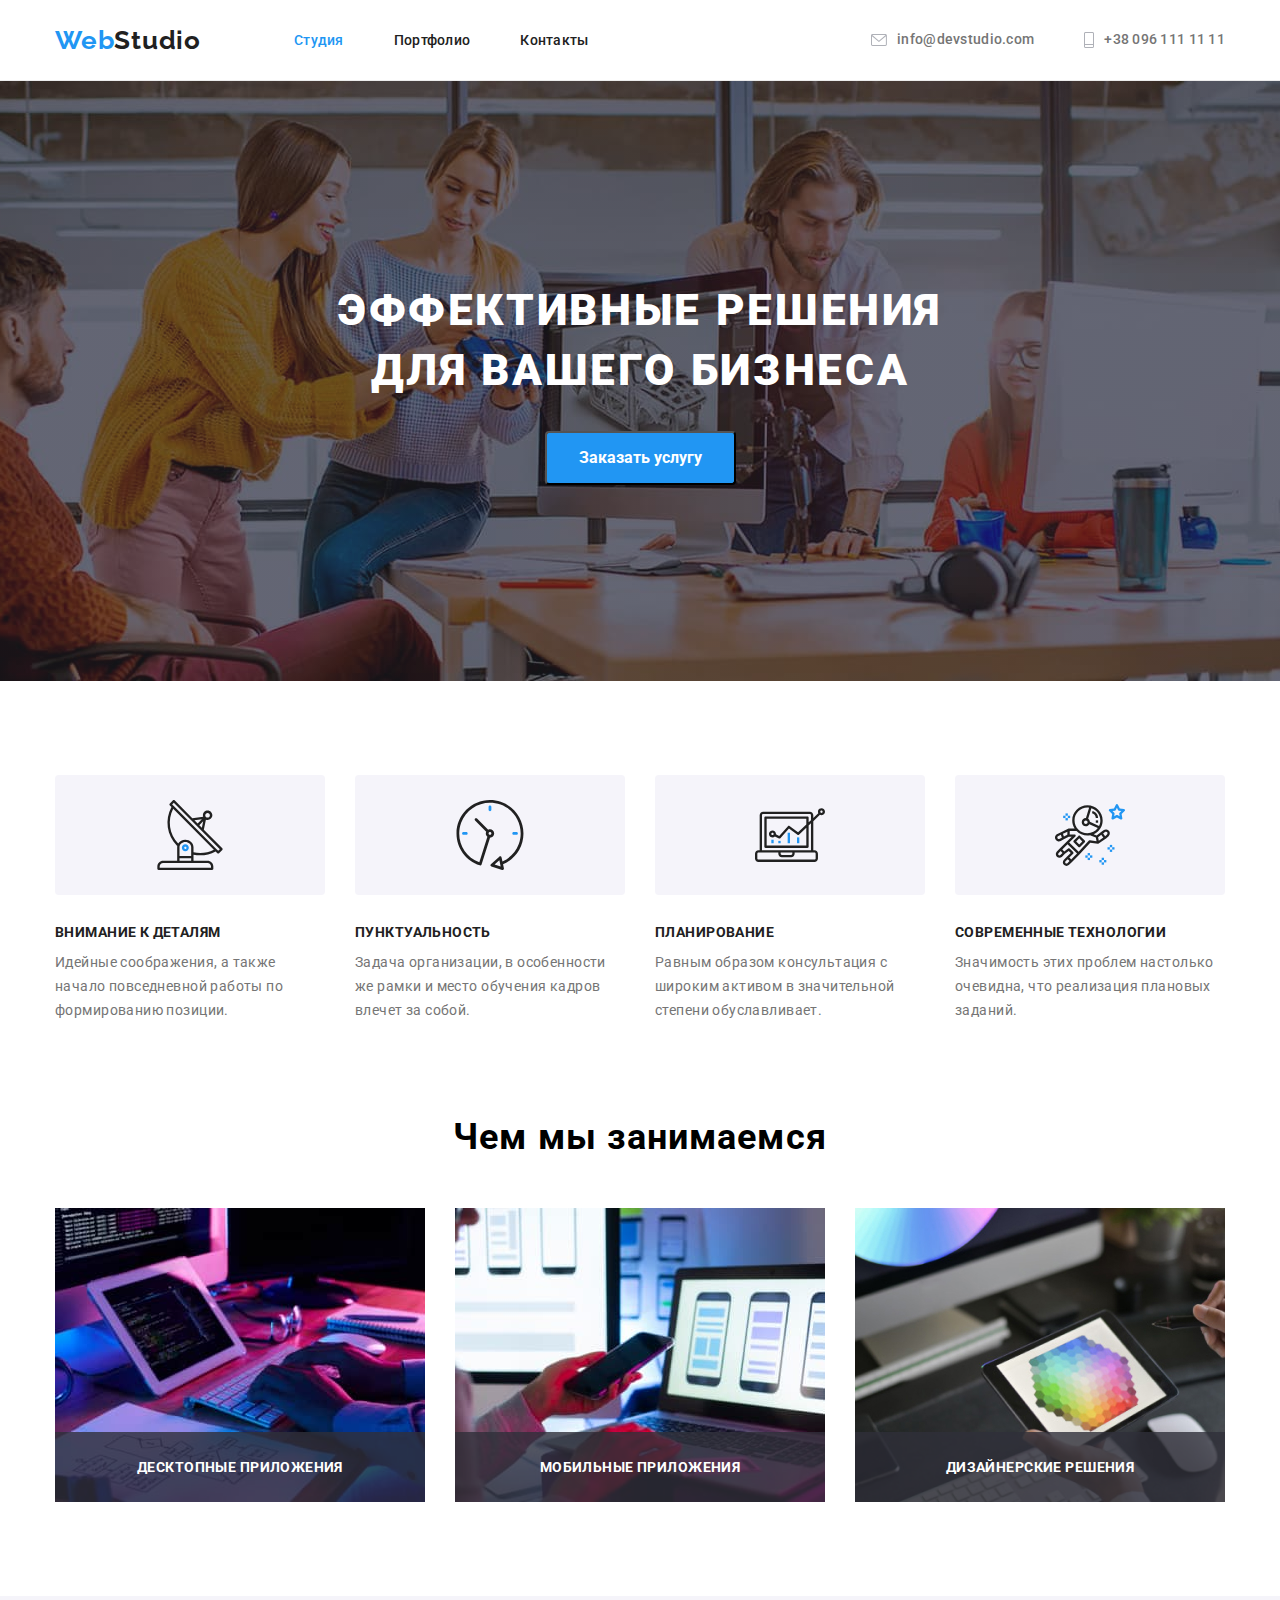
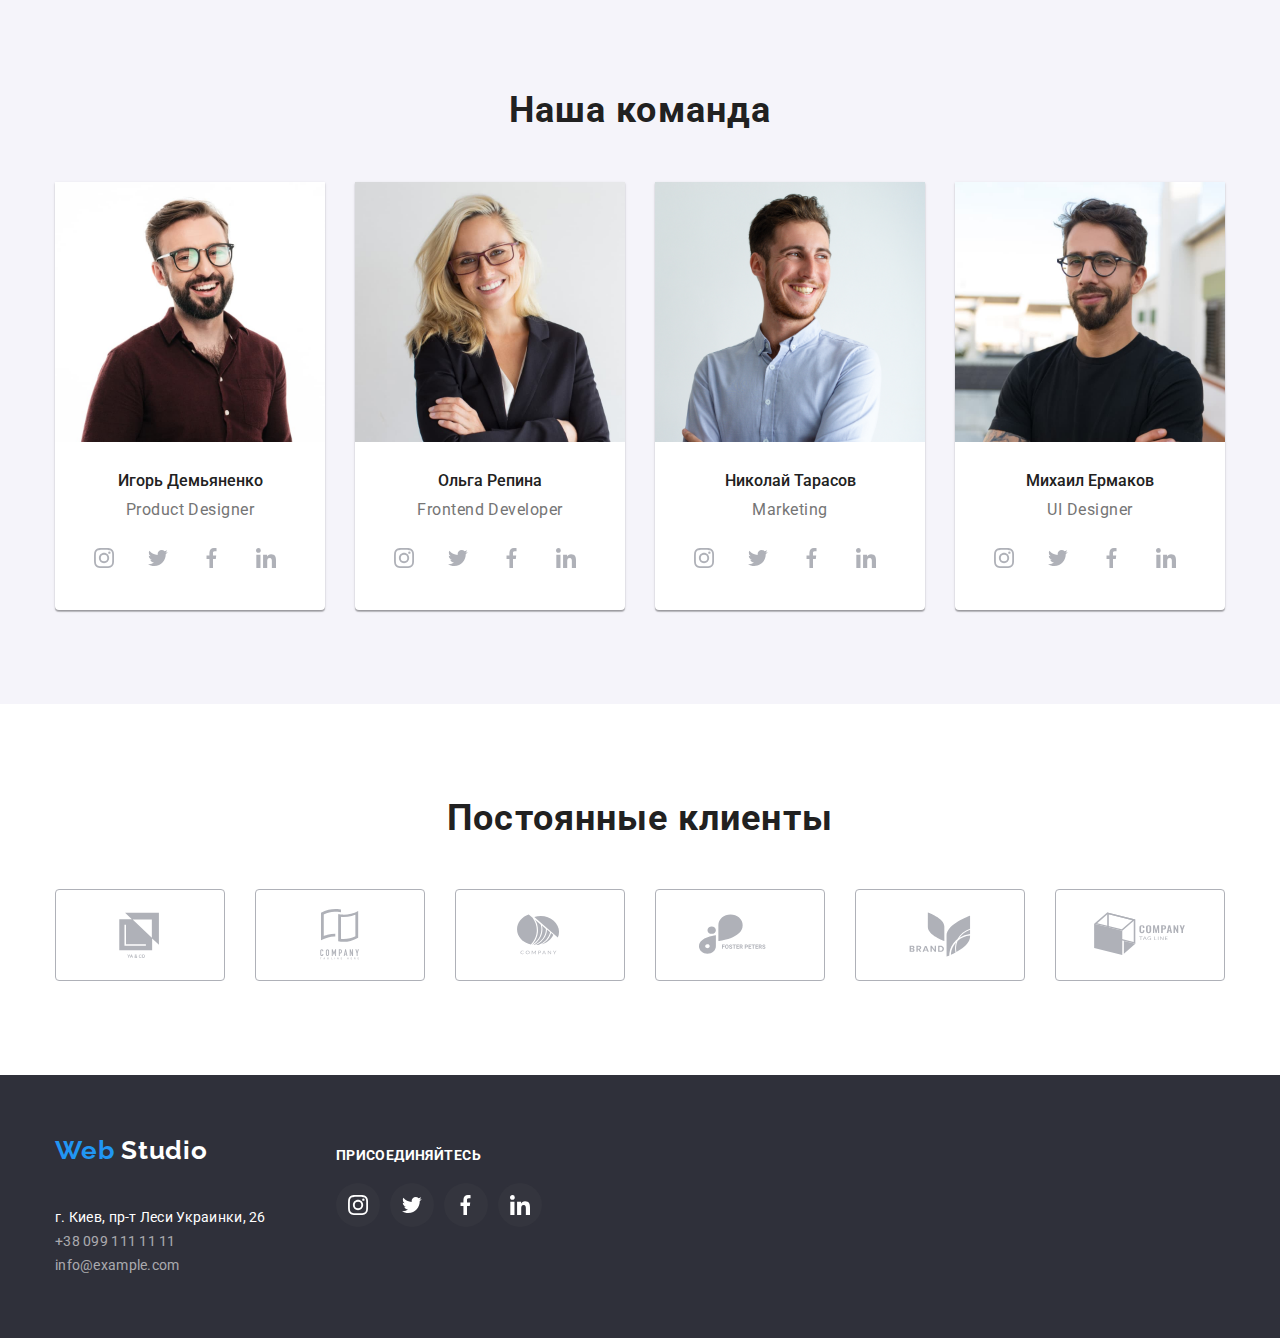
<file: index.html>
<!DOCTYPE html>
<html lang="ru">
  <head>
    <meta charset="UTF-8" />
    <meta http-equiv="X-UA-Compatible" content="IE=edge" />
    <meta name="viewport" content="width=device-width, initial-scale=1.0" />
    <title>Homework</title>
    <link rel="preconnect" href="https://fonts.googleapis.com" />
    <link rel="preconnect" href="https://fonts.gstatic.com" crossorigin />
    <link
      href="https://fonts.googleapis.com/css2?family=Raleway:wght@700&family=Roboto:wght@400;500;700;900&display=swap"
      rel="stylesheet"
    />
    <link
      href="https://fonts.googleapis.com/css2?family=Roboto:wght@400;500;700;900&display=swap"
      rel="stylesheet"
    />
    <link rel="preconnect" href="https://fonts.googleapis.com" />
    <link rel="preconnect" href="https://fonts.gstatic.com" crossorigin />
    <link
      href="https://fonts.googleapis.com/css2?family=Roboto:wght@400;500;700;900&display=swap"
      rel="stylesheet"
    />
    <link
      rel="stylesheet"
      href="https://cdnjs.cloudflare.com/ajax/libs/modern-normalize/1.1.0/modern-normalize.min.css"
    />
    <link rel="stylesheet" href="./css/styles.css" />
  </head>

  <body class="body">
    <!---------------------------- Хедер-------------------------- -->

    <header class="page-header">
      <div class="all-header container">
        <a class="logo-header" href="index.html">
          <span class="logo-main-color">Web</span
          ><span class="logo-second-color">Studio</span>
        </a>
        <nav>
          <ul class="nav-list">
            <li class="nav-link-item-current">
              <a class="header-menu-link current" href="">Студия</a>
            </li>
            <li class="nav-link-item">
              <a class="header-menu-link" href="./portfolio.html">Портфолио</a>
            </li>
            <li class="nav-link-item">
              <a class="header-menu-link" href="">Контакты</a>
            </li>
          </ul>
        </nav>
        <ul class="nav-contact-link list">
          <li class="contact mail">
            <a class="nav-contact-item" href="mailto:info@devstudio.com">
              <svg class="contact-pic">
                <use
                  class="contact-icon"
                  href="./images/symbol-defs.svg#icon-envelope"
                ></use>
              </svg>
              info@devstudio.com
            </a>
          </li>
          <li class="contact tel">
            <a class="nav-contact-item" href="tel:+380961111111">
              <svg class="contact-pic tel">
                <use
                  class="contact-icon"
                  href="./images/symbol-defs.svg#Vector"
                ></use>
              </svg>
              +38 096 111 11 11
            </a>
          </li>
        </ul>
      </div>
    </header>

    <!-- ------------------------Hero section--------------------------->
    <main>
      <section class="hero overlay">
        <div class="container">
          <h1 class="hero-title">Эффективные решения для вашего бизнеса</h1>
          <button data-modal-open class="hero-button" type="button">Заказать услугу</button>
        </div>
      </section>

      <!---------------------------преимущества --------------------------->

      <section class="advantages">
        <div class="container">
          <h2 class="our-power visually-hidden">преимущества</h2>
          <ul class="advantage-list">
            <li class="advantage-item details">
              <h3 class="item-title">ВНИМАНИЕ К ДЕТАЛЯМ</h3>
              <p class="item-text">
                Идейные соображения, а также начало повседневной работы по
                формированию позиции.
              </p>
            </li>
            <li class="advantage-item punctuality">
              <h3 class="item-title">ПУНКТУАЛЬНОСТЬ</h3>
              <p class="item-text">
                Задача организации, в особенности же рамки и место обучения
                кадров влечет за собой.
              </p>
            </li>
            <li class="advantage-item planning">
              <h3 class="item-title">ПЛАНИРОВАНИЕ</h3>
              <p class="item-text">
                Равным образом консультация с широким активом в значительной
                степени обуславливает.
              </p>
            </li>
            <li class="advantage-item technologies">
              <h3 class="item-title">СОВРЕМЕННЫЕ ТЕХНОЛОГИИ</h3>
              <p class="item-text">
                Значимость этих проблем настолько очевидна, что реализация
                плановых заданий.
              </p>
            </li>
          </ul>
        </div>
      </section>

      <!------------------------ Чем мы занимаемся ------------------------>

      <section class="whatwedo-section">
        <div class="container">
          <h2 class="whatwedo">Чем мы занимаемся</h2>
          <ul class="whatwedo-list">
            <li class="whatwedo-item">
              <img
                src="./images/img(1).jpg"
                alt="преимущество1"
                width="370"
                height="294"
              />
              <p class="image-text">десктопные приложения</p>
            </li>
            <li class="whatwedo-item">
              <img
                src="./images/img(2).jpg"
                alt="преимущество2"
                width="370"
                height="294"
              />
              <p class="image-text">мобильные приложения</p>
            </li>
            <li class="whatwedo-item">
              <img
                src="./images/img.jpg"
                alt="преимущество3"
                width="370"
                height="294"
              />
              <p class="image-text">дизайнерские решения</p>
            </li>
          </ul>
        </div>
      </section>
      <!-------------------------- наша команда -------------------------->

      <section class="team">
        <div class="container">
          <h2 class="our-team">Наша команда</h2>
          <ul class="team-list">
            <li class="team-person-card">
              <img
                src="./images/teampic1.jpg"
                alt="team member1"
                width="270"
                height="260"
              />
              <div>
                <h3 class="member">Игорь Демьяненко</h3>
                <p class="member-proffesion">Product Designer</p>
                <ul class="soc-pics">
                  <li class="soc-pic instagram">
                    <a href="#" class="sp-button">
                      <svg class="sp-button-icon">
                        <use
                          href="./images/symbol-defs.svg#icon-instagram"
                        ></use>
                      </svg>
                    </a>
                  </li>
                  <li class="soc-pic twitter">
                    <a href="#" class="sp-button">
                      <svg class="sp-button-icon">
                        <use href="./images/symbol-defs.svg#icon-twitter"></use>
                      </svg>
                    </a>
                  </li>
                  <li class="soc-pic facebook">
                    <a href="#" class="sp-button">
                      <svg class="sp-button-icon">
                        <use
                          href="./images/symbol-defs.svg#icon-facebook"
                        ></use>
                      </svg>
                    </a>
                  </li>
                  <li class="soc-pic linkedin">
                    <a href="#" class="sp-button">
                      <svg class="sp-button-icon">
                        <use
                          href="./images/symbol-defs.svg#icon-linkedin"
                        ></use>
                      </svg>
                    </a>
                  </li>
                </ul>
              </div>
            </li>
            <li class="team-person-card">
              <img
                src="./images/teampic2.jpg"
                alt="team member2"
                width="270"
                height="260"
              />
              <div>
                <h3 class="member">Ольга Репина</h3>
                <p class="member-proffesion">Frontend Developer</p>
                <ul class="soc-pics">
                  <li class="soc-pic instagram">
                    <a href="#" class="sp-button">
                      <svg class="sp-button-icon">
                        <use
                          href="./images/symbol-defs.svg#icon-instagram"
                        ></use>
                      </svg>
                    </a>
                  </li>
                  <li class="soc-pic twitter">
                    <a href="#" class="sp-button">
                      <svg class="sp-button-icon">
                        <use href="./images/symbol-defs.svg#icon-twitter"></use>
                      </svg>
                    </a>
                  </li>
                  <li class="soc-pic facebook">
                    <a href="#" class="sp-button">
                      <svg class="sp-button-icon">
                        <use
                          href="./images/symbol-defs.svg#icon-facebook"
                        ></use>
                      </svg>
                    </a>
                  </li>
                  <li class="soc-pic linkedin">
                    <a href="#" class="sp-button">
                      <svg class="sp-button-icon">
                        <use
                          href="./images/symbol-defs.svg#icon-linkedin"
                        ></use>
                      </svg>
                    </a>
                  </li>
                </ul>
              </div>
            </li>
            <li class="team-person-card">
              <img
                src="./images/teampic3.jpg"
                alt="team member3"
                width="270"
                height="260"
              />
              <div>
                <h3 class="member">Николай Тарасов</h3>
                <p class="member-proffesion">Marketing</p>
                <ul class="soc-pics">
                  <li class="soc-pic instagram">
                    <a href="#" class="sp-button">
                      <svg class="sp-button-icon">
                        <use
                          href="./images/symbol-defs.svg#icon-instagram"
                        ></use>
                      </svg>
                    </a>
                  </li>
                  <li class="soc-pic twitter">
                    <a href="#" class="sp-button">
                      <svg class="sp-button-icon">
                        <use href="./images/symbol-defs.svg#icon-twitter"></use>
                      </svg>
                    </a>
                  </li>
                  <li class="soc-pic facebook">
                    <a href="#" class="sp-button">
                      <svg class="sp-button-icon">
                        <use
                          href="./images/symbol-defs.svg#icon-facebook"
                        ></use>
                      </svg>
                    </a>
                  </li>
                  <li class="soc-pic linkedin">
                    <a href="#" class="sp-button">
                      <svg class="sp-button-icon">
                        <use
                          href="./images/symbol-defs.svg#icon-linkedin"
                        ></use>
                      </svg>
                    </a>
                  </li>
                </ul>
              </div>
            </li>
            <li class="team-person-card">
              <img
                src="./images/teampic.jpg"
                alt="team member4"
                width="270"
                height="260"
              />
              <div>
                <h3 class="member">Михаил Ермаков</h3>
                <p class="member-proffesion">UI Designer</p>
                <ul class="soc-pics">
                  <li class="soc-pic instagram">
                    <a href="#" class="sp-button">
                      <svg class="sp-button-icon">
                        <use
                          href="./images/symbol-defs.svg#icon-instagram"
                        ></use>
                      </svg>
                    </a>
                  </li>
                  <li class="soc-pic twitter">
                    <a href="#" class="sp-button">
                      <svg class="sp-button-icon">
                        <use href="./images/symbol-defs.svg#icon-twitter"></use>
                      </svg>
                    </a>
                  </li>
                  <li class="soc-pic facebook">
                    <a href="#" class="sp-button">
                      <svg class="sp-button-icon">
                        <use
                          href="./images/symbol-defs.svg#icon-facebook"
                        ></use>
                      </svg>
                    </a>
                  </li>
                  <li class="soc-pic linkedin">
                    <a href="#" class="sp-button">
                      <svg class="sp-button-icon">
                        <use
                          href="./images/symbol-defs.svg#icon-linkedin"
                        ></use>
                      </svg>
                    </a>
                  </li>
                </ul>
              </div>
            </li>
          </ul>
        </div>
      </section>

      <!--------------------------- ПОСТОЯННЫЕ КЛИЕНТЫ------------------------- -->
      <section class="usually-clients">
        <div class="container">
          <h2 class="clients-title">Постоянные клиенты</h2>
          <ul class="clients-list">
            <li class="client first">
              <a class="client-image" href="#">
                <svg class="client-pic">
                  <use
                    class="client-icon"
                    href="./images/symbol-defs.svg#icon-Logo1"
                  ></use>
                </svg>
              </a>
            </li>
            <li class="client second">
              <a class="client-image" href="#">
                <svg class="client-pic">
                  <use
                    class="client-icon"
                    href="./images/symbol-defs.svg#icon-Logo-2"
                  ></use>
                </svg>
              </a>
            </li>
            <li class="client third">
              <a class="client-image" href="#">
                <svg class="client-pic">
                  <use
                    class="client-icon"
                    href="./images/symbol-defs.svg#icon-Logo-3"
                  ></use>
                </svg>
              </a>
            </li>
            <li class="client fourth">
              <a class="client-image" href="#">
                <svg class="client-pic">
                  <use
                    class="client-icon"
                    href="./images/symbol-defs.svg#icon-Logo-4"
                  ></use>
                </svg>
              </a>
            </li>
            <li class="client fifth">
              <a class="client-image" href="#">
                <svg class="client-pic">
                  <use
                    class="client-icon"
                    href="./images/symbol-defs.svg#icon-Logo-5"
                  ></use>
                </svg>
              </a>
            </li>
            <li class="client sixth">
              <a class="client-image" href="#">
                <svg class="client-pic">
                  <use
                    class="client-icon"
                    href="./images/symbol-defs.svg#icon-Logo-6"
                  ></use>
                </svg>
              </a>
            </li>
          </ul>
        </div>
      </section>

      <!--------------------------- Модальное окно------------------------- -->

      <div data-modal class="backdrop is-hidden">
        <div class="modal">
<p>Lorem ipsum dolor sit amet consectetur adipisicing elit. Ad molestias perferendis iusto commodi assumenda praesentium, temporibus sunt enim neque nihil culpa ipsum incidunt fuga inventore? Saepe, deleniti? Quibusdam, saepe veniam.
</p>
<button data-modal-close>ЗАКРЫТЬ</button>
        </div>


      </div>
    </main>
    <!------------------------------FOOTER------------------------------->

    <footer class="footer">
      <div class="container footer-elements">
      <div>
          <address class="footer-links">
            <a class="logo-footer" href="#">
              <span class="logo-main-color">Web</span>
              <span class="logo-footer-color">Studio</span>
            </a>
            <ul class="list">
              <li>
                <a
                  class="adress"
                  href="https://goo.gl/maps/nL18BeyxgCE3N7YV7"
                  target="blank"
                  rel="noopener noindex nofollow"
                  >г. Киев, пр-т Леси Украинки, 26</a
                >
              </li>
              <li>
                <a class="contact-links" href="tel:+380991111111"
                  >+38 099 111 11 11</a
                >
              </li>
              <li>
                <a class="contact-links" href="mailto:info@example.com"
                  >info@example.com</a
                >
              </li>
            </ul>
          </address>
        </div>

          <div class="footer-soc-links">
            <h2>присоединяйтесь</h2>
            <ul class="footer-social">
              <li class="soc-footer instagram">
                <a href="#" class="footer-soc-link">
                  <svg class="footer-svg">
                    <use
                      class="footer-soc-pic"
                      href="./images/symbol-defs.svg#icon-instagram"
                    ></use>
                  </svg>
                </a>
              </li>
              <li class="soc-footer twitter">
                <a href="#" class="footer-soc-link">
                  <svg class="footer-svg">
                    <use
                      class="footer-soc-pic"
                      href="./images/symbol-defs.svg#icon-twitter"
                    ></use>
                  </svg>
                </a>
              </li>
              <li class="soc-footer facebook">
                <a href="#" class="footer-soc-link">
                  <svg class="footer-svg">
                    <use
                      class="footer-soc-pic"
                      href="./images/symbol-defs.svg#icon-facebook"
                    ></use>
                  </svg>
                </a>
              </li>
              <li class="soc-footer linkedin">
                <a href="#" class="footer-soc-link">
                  <svg class="footer-svg">
                    <use
                      class="footer-soc-pic"
                      href="./images/symbol-defs.svg#icon-linkedin"
                    ></use>
                  </svg>
                </a>
              </li>
            </ul>
          </div>
        </div>
      </div>
    </footer>
    <script src="./js/modal.js"></script>
  </body> 
</html>
</file>
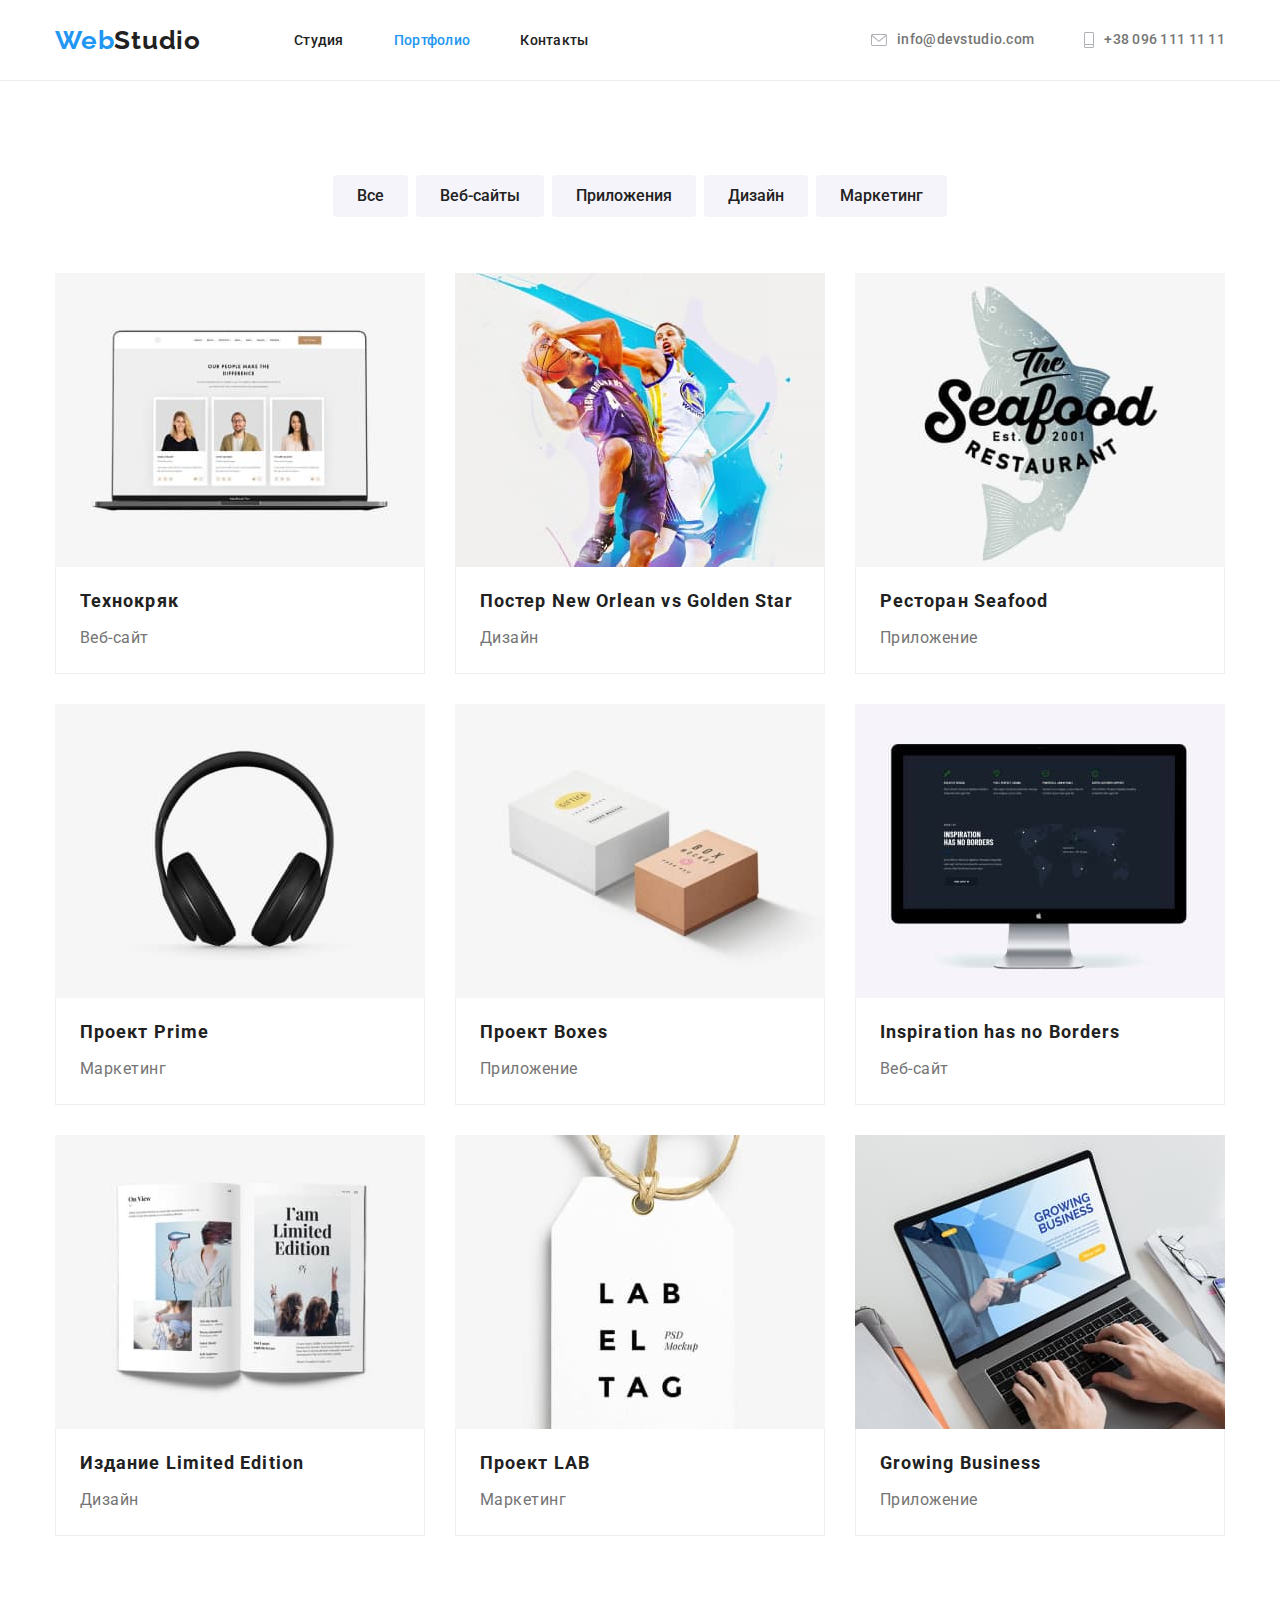
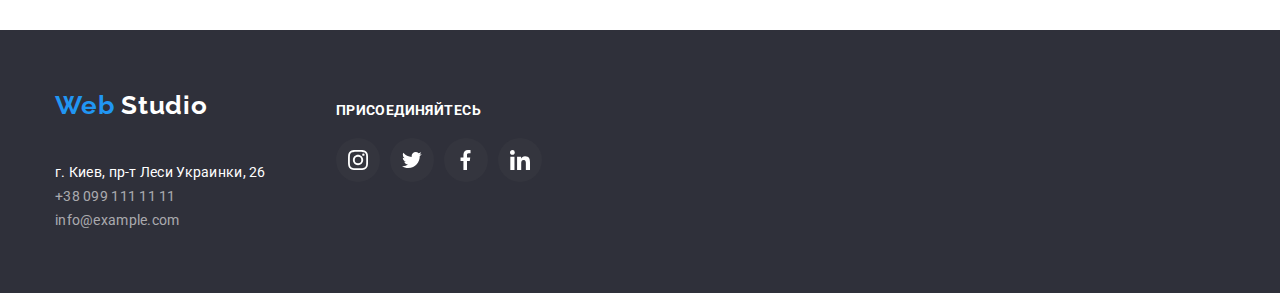
<file: portfolio.html>
<!DOCTYPE html>
<html lang="ru">
  <head>
    <meta charset="UTF-8" />
    <meta http-equiv="X-UA-Compatible" content="IE=edge" />
    <meta name="viewport" content="width=device-width, initial-scale=1.0" />
    <title>Portfolio</title>
    <link rel="preconnect" href="https://fonts.googleapis.com" />
    <link rel="preconnect" href="https://fonts.gstatic.com" crossorigin />
    <link
      href="https://fonts.googleapis.com/css2?family=Raleway:wght@700&family=Roboto:wght@400;500;700;900&display=swap"
      rel="stylesheet"
    />
    <link
      href="https://fonts.googleapis.com/css2?family=Roboto:wght@400;500;700;900&display=swap"
      rel="stylesheet"
    />
    <link rel="preconnect" href="https://fonts.googleapis.com" />
    <link rel="preconnect" href="https://fonts.gstatic.com" crossorigin />
    <link
      href="https://fonts.googleapis.com/css2?family=Roboto:wght@400;500;700;900&display=swap"
      rel="stylesheet"
    />
    <link
      rel="stylesheet"
      href="https://cdnjs.cloudflare.com/ajax/libs/modern-normalize/1.1.0/modern-normalize.min.css"
    />
    <link rel="stylesheet" href="./css/styles.css" />
  </head>

  <body class="body">
    <!----------------------------- Хедер ----------------------------->

    <header class="page-header">
      <div class="container">
        <a class="logo-header" href="index.html">
          <span>Web</span><span class="logo-second-color">Studio</span>
        </a>
        <nav class="nav-ul">
          <ul class="nav-list list">
            <li class="nav-link-item">
              <a class="header-menu-link" href="./index.html">Студия</a>
            </li>
            <li class="nav-link-item-current">
              <a class="header-menu-link current" href="./portfolio.html"
                >Портфолио</a
              >
            </li>
            <li class="nav-link-item">
              <a class="header-menu-link" href="">Контакты</a>
            </li>
          </ul>
        </nav>
        <ul class="nav-contact-link list">
          <li class="contact mail">
            <a class="nav-contact-item" href="mailto:info@devstudio.com">
              <svg class="contact-pic">
                <use
                  class="contact-icon"
                  href="./images/symbol-defs.svg#icon-envelope"
                ></use>
              </svg>
              info@devstudio.com
            </a>
          </li>
          <li class="contact tel">
            <a class="nav-contact-item" href="tel:+380961111111">
              <svg class="contact-pic tel">
                <use
                  class="contact-icon"
                  href="./images/symbol-defs.svg#Vector"
                ></use>
              </svg>
              +38 096 111 11 11
            </a>
          </li>
        </ul>
      </div>
    </header>

    <main>
      <!--------------------------- PORTFOLIO--------------------------->
      <section class="portfolio-section">
        <div class="container">
          <ul class="portfolio-list">
            <li class="portfolio-buttons-list">
              <button type="button" class="portfolio-buttons">Все</button>
            </li>
            <li class="portfolio-buttons-list">
              <button type="button" class="portfolio-buttons">Веб-сайты</button>
            </li>
            <li class="portfolio-buttons-list">
              <button type="button" class="portfolio-buttons">
                Приложения
              </button>
            </li>
            <li class="portfolio-buttons-list">
              <button type="button" class="portfolio-buttons">Дизайн</button>
            </li>
            <li class="portfolio-buttons-list">
              <button type="button" class="portfolio-buttons">Маркетинг</button>
            </li>
          </ul>

<!-- ---------------------Портфолио кардс--------------------- -->

          <ul class="portfolio-cards">
            <li class="item">
              <a href="#" class="portfolio-link">
                <div class="product-thumb-center">
               <div class="product-thumb">
                <img
                  class="port-img"
                  src="./images/Portfolio1.jpg"
                  alt="Portfolio1"
                  width="370"
                  height="294"
                />
              </div>
            </div>
                <p class="overlay-text">Ресурс предлагает комплексные предложения с разным уровнем функционала и сервисов. Все это позволит посетителю получить исчерпывающие сведения о компании или частном лице.</p>
                <div class="portfolio-text">
                  <h3 class="uniqe-case">Технокряк</h3>
                  <p class="uniqe-case-topic">Веб-сайт</p>
                </div>
              </a>
            </li>

            <li class="item">
              <a href="" class="portfolio-link">
                <div class="product-thumb">
                <img
                  class="port-img"
                  src="./images/Portfolio2.jpg"
                  alt="Portfolio2"
                  width="370"
                  height="294"
                />
              </div>
              <p class="overlay-text">Ресурс предлагает комплексные предложения с разным уровнем функционала и сервисов. Все это позволит посетителю получить исчерпывающие сведения о компании или частном лице.</p>
                <div class="portfolio-text">
                  <h3 class="uniqe-case">Постер New Orlean vs Golden Star</h3>
                  <p class="uniqe-case-topic">Дизайн</p>
                </div>
              </a>
            </li>

            <li class="item">
              <a href="" class="portfolio-link">
                <div class="product-thumb">
                <img
                  class="port-img"
                  src="./images/Portfolio3.jpg"
                  alt="Portfolio3"
                  width="370"
                  height="294"
                />
              </div>
              <p class="overlay-text">Ресурс предлагает комплексные предложения с разным уровнем функционала и сервисов. Все это позволит посетителю получить исчерпывающие сведения о компании или частном лице.</p>
                <div class="portfolio-text">
                  <h3 class="uniqe-case">Ресторан Seafood</h3>
                  <p class="uniqe-case-topic">Приложение</p>
                </div>
              </a>
            </li>

            <li class="item">
              <a href="" class="portfolio-link">
                <div class="product-thumb">
                <img
                  class="port-img"
                  src="./images/Portfolio4.jpg"
                  alt="Portfolio4"
                  width="370"
                  height="294"
                />
              </div>
              <p class="overlay-text">Ресурс предлагает комплексные предложения с разным уровнем функционала и сервисов. Все это позволит посетителю получить исчерпывающие сведения о компании или частном лице.</p>
                <div class="portfolio-text">
                  <h3 class="uniqe-case">Проект Prime</h3>
                  <p class="uniqe-case-topic">Маркетинг</p>
                </div>
              </a>
            </li>

            <li class="item">
              <a href="" class="portfolio-link">
                <div class="product-thumb">
                <img
                  class="port-img"
                  src="./images/Portfolio5.jpg"
                  alt="Portfolio5"
                  width="370"
                  height="294"
                />
              </div>
              <p class="overlay-text">Ресурс предлагает комплексные предложения с разным уровнем функционала и сервисов. Все это позволит посетителю получить исчерпывающие сведения о компании или частном лице.</p>
                <div class="portfolio-text">
                  <h3 class="uniqe-case">Проект Boxes</h3>
                  <p class="uniqe-case-topic">Приложение</p>
                </div>
              </a>
            </li>

            <li class="item">
              <a href="" class="portfolio-link">
                <div class="product-thumb">
                <img
                  class="port-img"
                  src="./images/Portfolio6.jpg"
                  alt="Portfolio6"
                  width="370"
                  height="294"
                />
              </div>
              <p class="overlay-text">Ресурс предлагает комплексные предложения с разным уровнем функционала и сервисов. Все это позволит посетителю получить исчерпывающие сведения о компании или частном лице.</p>
                <div class="portfolio-text">
                  <h3 class="uniqe-case">Inspiration has no Borders</h3>
                  <p class="uniqe-case-topic">Веб-сайт</p>
                </div>
              </a>
            </li>

            <li class="item">
              <a href="" class="portfolio-link">
                <div class="product-thumb">
                <img
                  class="port-img"
                  src="./images/Portfolio7.jpg"
                  alt="Portfolio7"
                  width="370"
                  height="294"
                />
              </div>
              <p class="overlay-text">Ресурс предлагает комплексные предложения с разным уровнем функционала и сервисов. Все это позволит посетителю получить исчерпывающие сведения о компании или частном лице.</p>
                <div class="portfolio-text">
                  <h3 class="uniqe-case">Издание Limited Edition</h3>
                  <p class="uniqe-case-topic">Дизайн</p>
                </div>
              </a>
            </li>

            <li class="item">
              <a href="" class="portfolio-link">
                <div class="product-thumb">
                <img
                  class="port-img"
                  src="./images/Portfolio8.jpg"
                  alt="Portfolio8"
                  width="370"
                  height="294"
                />
              </div>
              <p class="overlay-text">Ресурс предлагает комплексные предложения с разным уровнем функционала и сервисов. Все это позволит посетителю получить исчерпывающие сведения о компании или частном лице.</p>
                <div class="portfolio-text">
                  <h3 class="uniqe-case">Проект LAB</h3>
                  <p class="uniqe-case-topic">Маркетинг</p>
                </div>
              </a>
            </li>

            <li class="item">
              <a href="" class="portfolio-link">
                <div class="product-thumb">
                <img
                  class="port-img"
                  src="./images/Portfolio9.jpg"
                  alt="Portfolio9"
                  width="370"
                  height="294"
                />
              </div>
              <p class="overlay-text">Ресурс предлагает комплексные предложения с разным уровнем функционала и сервисов. Все это позволит посетителю получить исчерпывающие сведения о компании или частном лице.</p>
                <div class="portfolio-text">
                  <h3 class="uniqe-case">Growing Business</h3>
                  <p class="uniqe-case-topic">Приложение</p>
                </div>
              </a>
            </li>
          </ul>
        </div>
      </section>
    </main>

    <!-----------------------------ФУТЕР---------------------------->

    <footer class="footer">
      <div class="container">
        <div class="footer-elements">
          <address class="footer-links">
            <a class="logo-footer" href="#">
              <span class="logo-main-color">Web</span>
              <span class="logo-footer-color">Studio</span>
            </a>
            <ul class="list">
              <li>
                <a
                  class="adress"
                  href="https://goo.gl/maps/nL18BeyxgCE3N7YV7"
                  target="blank"
                  rel="noopener noindex nofollow"
                  >г. Киев, пр-т Леси Украинки, 26</a
                >
              </li>
              <li>
                <a class="contact-links" href="tel:+380991111111"
                  >+38 099 111 11 11</a
                >
              </li>
              <li>
                <a class="contact-links" href="mailto:info@example.com"
                  >info@example.com</a
                >
              </li>
            </ul>
          </address>

          <div class="footer-soc-links">
            <h2>присоединяйтесь</h2>
            <ul class="footer-social">
              <li class="soc-footer instagram">
                <a href="#" class="footer-soc-link">
                  <svg class="footer-svg">
                    <use
                      class="footer-soc-pic"
                      href="./images/symbol-defs.svg#icon-instagram"
                    ></use>
                  </svg>
                </a>
              </li>
              <li class="soc-footer twitter">
                <a href="#" class="footer-soc-link">
                  <svg class="footer-svg">
                    <use
                      class="footer-soc-pic"
                      href="./images/symbol-defs.svg#icon-twitter"
                    ></use>
                  </svg>
                </a>
              </li>
              <li class="soc-footer facebook">
                <a href="#" class="footer-soc-link">
                  <svg class="footer-svg">
                    <use
                      class="footer-soc-pic"
                      href="./images/symbol-defs.svg#icon-facebook"
                    ></use>
                  </svg>
                </a>
              </li>
              <li class="soc-footer linkedin">
                <a href="#" class="footer-soc-link">
                  <svg class="footer-svg">
                    <use
                      class="footer-soc-pic"
                      href="./images/symbol-defs.svg#icon-linkedin"
                    ></use>
                  </svg>
                </a>
              </li>
            </ul>
          </div>
        </div>
      </div>
    </footer>
  </body>
</html>
</file>
<file: css/styles.css>
.html {
  box-sizing: border-box;
  width: 1600px;
}
/* *,
*::before,
*::after{box-sizing: inherit;} */
.main {
  width: 1600px;
}
/* main text colour */
:root {
  --primary-text-colour: #212121;
  --hero-colour: #ffffff;
  --secondary-text-colour: #757575;
  --accent-colourbackground: #2196f3;
  --backgr-alt-color: #f5f4fa;
}
/* BODY */
.body {
  font-family: Roboto, sans-serif;
}

.list {
  display: flex;
  list-style: none;
  padding: 0;
  margin-top: 32px;
  margin-right: 0;
  padding-right: 0;

  font-family: "Roboto";
  font-weight: 500;
  font-size: 14px;
  line-height: 114.2%;
  letter-spacing: 0.02em;
  color: var(--primary-text-colour);
}

.container {
  margin-left: auto;
  margin-right: auto;
  padding-right: 15px;
  padding-left: 15px;
  width: 1200px;
}

----------- /* Хедер */------------------


.nav-list:last-child {
  padding-top: 32px;
  padding-bottom: 32px;
}
.nav-link-item:last-child {
  margin-right: 0;
}

.nav-lis:last-child {
  margin-right: 0;
}

.page-header {
  border-bottom: 1px solid #ececec;
}

.page-header .container {
  display: inline-block;
  display: flex;
  align-items: center;
}

.logo-header {
  display: inline-block;
  margin-right: 93px;

  font-family: "Raleway";
  font-weight: 700;
  font-size: 26px;
  line-height: 119.2%;
  letter-spacing: 0.03em;
  color: #2196f3;
  text-decoration: none;
}
.logo-header:hover,
.logo-header:focus {
  text-decoration: underline;
}

.logo-second-color {
  color: var(--primary-text-colour);
}

.nav-list {
  display: block;
  display: flex;
  margin-top: 0;
  margin-bottom: 0;
  margin-left: 0;
  align-items: center;
  text-align: center;
  padding-left: 0;
  list-style: none;

  font-family: "Roboto";
  font-style: normal;
  font-weight: 500;
  font-size: 14px;
  line-height: 16px;
  letter-spacing: 0.02em;
  color: #212121;
}

.header-menu-link {
  display: block;
  padding-top: 32px;
  padding-bottom: 32px;

  color: var(--primary-text-colour);
  text-decoration: none;
  font-style: normal;
  font-weight: 500;
  font-size: 14px;
  line-height: 16px;
  letter-spacing: 0.02em;
}

.header-menu-link:hover,
.header-menu-link:focus {
  color: var(--accent-colourbackground);
}

.nav-list li a {
  text-decoration: none;
}

.nav-link-item {
  margin-left: 0;
  margin-right: 50px;

  text-decoration: none;
  color: var(--primary-text-colour);
}

.nav-link-item-current {
  margin-left: 0;
  margin-right: 50px;
  text-decoration: none;
  color: var(--accent-colourbackground);
}
.nav-link-item:hover,
.nav-link-item:focus {
  color: var(--accent-colourbackground);
}
.nav-contact-item {
  display: flex;
  align-items: center;
  padding-top: 10px;
  padding-bottom: 10px;
  font-weight: 500;
  font-size: 14px;
  line-height: 114.2%;
  letter-spacing: 0.02em;
  text-decoration: none;
  color: #757575;
}

.current {
  color: var(--accent-colourbackground);
}
.nav-contact-item:hover,
.nav-contact-item:focus {
  color: var(--accent-colourbackground);
}

.nav-contact-item:hover .contact-icon {
  fill: var(--accent-colourbackground);
}

.nav-contact-link {
  display: flex;
  align-items: center;
  margin-bottom: 0;
  margin-top: 0;
  padding-top: 0;
  margin-left: auto;
}
.nav-contact-link li + li {
  margin-left: 50px;
}
.nav-contact-link.list {
  display: flex;
  align-items: center;
}
.contact {
  display: flex;
  justify-content: center;
  align-items: center;
  /* margin-right: 10px; */
}
.contact-icon {
  fill: #afb1b8;
  padding: 0;
  margin: 0;
  width: 20px;
  height: 20px;
  cursor: pointer;
}
.contact-pic {
  margin-right: 10px;
  width: 16px;
  height: 12px;
}
.contact-pic.tel {
  width: 10px;
  height: 16px;
}
/* .contact::before {
  display: inline-block;
  background-repeat: no-repeat;
  background-size: contain;
  content: "";
  width: 16px;
  height: 12px;
}
.contact.mail::before {
  margin-right: 10px;
  background-image: url(../images/envelope.svg);
}

.contact.tel::before {
  height: 16px;
  margin-right: 10px;
  background-image: url(../images/Vector.svg);
} */

/* ---------------------Секция ХЕРО------------------ */
.overlay {
  max-width: 1600px;
  height: 600px;
  margin-left: auto;
  margin-right: auto;
  background-color: #2f303a;
  background-image: linear-gradient(
      to right,
      rgba(47, 48, 58, 0.4),
      rgba(47, 48, 58, 0.4)
    ),
    url(../images/hero-background.jpg);
}

.hero {
  padding-top: 200px;
  padding-bottom: 200px;
  text-align: center;
  background-repeat: no-repeat;
  background-position: center;
}

.hero-title {
  margin-top: 0;
  margin-bottom: 0px;
  margin-left: auto;
  margin-right: auto;
  display: block;
  width: 696px;

  text-transform: uppercase;
  font-weight: 900;
  font-size: 44px;
  line-height: 136%;
  text-align: center;
  letter-spacing: 0.06em;
  color: var(--hero-colour);
}
.hero-button {
  margin-top: 30px;
  border-radius: 4px;
  text-align: center;
  padding-left: 32px;
  padding-right: 32px;
  padding-top: 10px;
  padding-bottom: 10px;
  font-weight: 700;
  font-size: 16px;
  line-height: 187%;
  color: var(--hero-colour);
  background-color: var(--accent-colourbackground);
}
.hero-button:hover,
.hero-button:focus {
  background-color: #188ce8;
}

/*--------------Преимущества-------------- */

.advantages .container {
  display: flex;
  align-items: center;
}

.visually-hidden {
  position: absolute;
  width: 1px;
  height: 1px;
  margin: -1px;
  border: 0;
  padding: 0;

  white-space: nowrap;
  clip-path: inset(100%);
  clip: rect(0 0 0 0);
  overflow: hidden;
}

.advantage-item {
  width: 270px;
  margin-right: 30px;
}
.advantage-item:last-child {
  margin-right: 0;
}

.advantage-item li {
  margin-right: 50px;
}

.advantage-list {
  list-style: none;
  display: flex;
  text-decoration: none;
  margin-top: 0;
  margin-bottom: 0;
  padding: 0;
}
.advantages {
  padding-top: 94px;
  padding-bottom: 94px;
}

.item-title {
  margin-top: 0;
  margin-bottom: 10px;
  font-weight: 700;
  font-size: 14px;
  line-height: 114.2%;
  letter-spacing: 0.03em;
  color: var(--primary-text-colour);
}
.item-text {
  font-weight: 400;
  font-size: 14px;
  line-height: 171.4%;
  letter-spacing: 0.03em;
  color: var(--secondary-text-colour);
}
.item-text:last-child {
  padding: 0;
  margin: 0%;
}

.advantage-item::before {
  display: block;
  content: "";
  margin-bottom: 30px;
  height: 120px;
  background-color: #f5f4fa;
  background-repeat: no-repeat;
  background-position: center;
  border-radius: 4px;
}

.advantage-item.details::before {
  background-image: url(../images/antenna\ 1.svg);
}

.advantage-item.punctuality::before {
  background-image: url(../images/clock\ 1.svg);
}

.advantage-item.planning::before {
  background-image: url(../images/diagram\ 1.svg);
}

.advantage-item.technologies::before {
  background-image: url(../images/astronaut\ 1.svg);
}

/*--------------------- чем мы занимаемся--------------------- */

.whatwedo {
  display: block;
  margin-top: 0;
  padding-top: 0;
  margin-bottom: 50px;

  font-size: 36px;
  text-align: center;
  letter-spacing: 0.03em;
}

h2 .whatwedo-section {
  display: inline-block;
  margin-top: 0;
  padding-top: 0;
}

.whatwedo-item {
  position: relative;
  margin-right: 30px;
  text-decoration: none;
  display: block;
}
.whatwedo-list {
  display: flex;
  margin-top: 0;
  margin-bottom: 0;
  display: flex;
  text-decoration: none;
  padding-left: 0;
  padding-right: 0;
  padding-bottom: 0px;
}

.whatwedo-list :nth-child(3n) {
  margin-right: 0;
}

.image-text {
  position: absolute;
  display: block;
  bottom: 0px;
  left: 0px;
  background: rgba(47, 48, 58, 0.8);
  color: white;
  padding: 27px 82px;
  margin: 0;
  min-width: 100%;
  font-family: "Roboto";
  font-style: normal;
  font-weight: 700;
  font-size: 14px;
  line-height: 16px;
  text-align: center;
  letter-spacing: 0.03em;
  text-transform: uppercase;
}

.whatwedo-section {
  /* padding-top: 94px; */
  padding-bottom: 94px;
}

.whatwedo-item img {
  display: block;
}
/*--------------------- НАША КОМАНДА----- ----------------*/

.team-list {
  display: flex;
  justify-content: center;
  align-items: stretch;
  padding-left: 0;
  padding-right: 0;
  margin-left: auto;
  margin-left: auto;
  margin-top: 0px;
  margin-bottom: 0px;
}

.team {
  margin-bottom: 0px;
  padding-top: 94px;
  padding-bottom: 94px;
  background-color: var(--backgr-alt-color);
}

.team-person-card {
  display: block;
  text-align: center;
  margin-right: 30px;
  background-color: white;
  box-shadow: 0px 1px 3px rgba(0, 0, 0, 0.12), 0px 1px 1px rgba(0, 0, 0, 0.14),
    0px 2px 1px rgba(0, 0, 0, 0.2);
  border-radius: 0px 0px 4px 4px;
}

.team-person-card img {
  display: block;
}

.team-person-card div {
  padding-top: 30px;
  padding-bottom: 30px;
}

.team-person-card:nth-child(4n) {
  margin-right: 0;
}
.our-team {
  margin-top: 0px;
  margin-bottom: 50px;
  font-style: normal;
  font-weight: 700;
  font-size: 36px;
  line-height: 116%;
  text-align: center;
  letter-spacing: 0.03em;
  color: #212121;
}

.member {
  margin-top: 0px;
  margin-bottom: 10px;
  font-weight: 500;
  font-size: 16px;
  line-height: 118%;
  color: var(--primary-text-colour);
}

.member-proffesion {
  margin-top: 0;

  font-weight: 400;
  font-size: 16px;
  line-height: 118%;
  letter-spacing: 0.03em;
  color: var(--secondary-text-colour);
}

.soc-pic {
  margin-right: 10px;
}

.soc-pic:last-child {
  margin-right: 0px;
}

.soc-pics {
  padding-left: 0;
  padding: 0;
  margin: 0;
  margin-right: 10px;

  display: flex;
  align-items: center;
  justify-content: center;
  list-style: none;
}

.sp-button {
  height: 44px;
  border-radius: 50%;
  display: flex;
  justify-content: center;
  align-items: center;
  background-color: white;
  border: none;
  margin-right: 10px;
  padding: 0;
  margin: 0;
  width: 44px;
}

.sp-button:hover {
  background-color: var(--accent-colourbackground);
}
.sp-button:focus {
  background-color: var(--accent-colourbackground);
}

.sp-button:hover .sp-button-icon {
  fill: white;
}
.sp-button:focus .sp-button-icon {
  fill: white;
}

.sp-button:last-child {
  margin-right: 0;
}

.sp-button-icon {
  fill: #afb1b8;
  padding: 0;
  margin: 0;
  width: 20px;
  height: 20px;
  cursor: pointer;
}

/* --------------------------- ПОСТОЯННЫЕ КЛИЕНТЫ------------------------- --*/

.usually-clients {
  padding-bottom: 94px;
  padding-top: 94px;
}

.clients-title {
  margin-top: 0px;
  margin-bottom: 50px;
  font-style: normal;
  font-weight: 700;
  font-size: 36px;
  line-height: 116%;
  text-align: center;
  letter-spacing: 0.03em;
  color: #212121;
  /* background-color: teal; */
}

.clients-list {
  display: flex;
  padding: 0;
  margin-top: 0;
  margin-bottom: 0;
  list-style: none;
}

.clients-list li {
  margin-right: 30px;
}

.clients-list li:last-child {
  margin-right: 0;
}
.client-pic {
  display: flex;
  align-items: center;
  justify-content: center;
}

/* ---------========-----Портфолио --------========------*/

.portfolio-list {
  display: flex;
  justify-content: center;
  margin-top: 0px;
  margin-bottom: 56px;
  padding-left: 0;
}
.portfolio-buttons-list {
  display: inline-block;
  text-decoration: none;
  align-items: center;
  margin-left: 8px;
}

.portfolio-buttons-list:first-child {
  margin-left: 0;
}

.portfolio-section {
  padding-top: 94px;
  padding-bottom: 94px;
}
.portfolio-buttons {
  text-align: center;
  text-decoration: none;
  border-radius: 4px;
  border-color: transparent;
  padding: 22px;
  padding-right: 22px;
  padding-top: 6px;
  padding-bottom: 6px;

  font-weight: 500;
  font-size: 16px;
  line-height: 162%;
  color: var(--primary-text-colour);
  background-color: #f5f4fa;
}

.portfolio-buttons:hover,
.portfolio-buttons:focus {
  background-color: var(--accent-colourbackground);
  color: var(--hero-colour);
}

.uniqe-case {
  margin-top: 0;
  margin-bottom: 4px;
  text-decoration: none;
  font-weight: 700;
  font-size: 18px;
  line-height: 200%;
  color: #212121;
  letter-spacing: 0.06em;
}

.portfolio-link {
  text-decoration: none;
  display: block;
  border: 1px #eeeeee;
  margin-top: 0;
  margin-bottom: 0;
}

.portfolio-text {
  padding-top: 20px;
  padding-bottom: 20px;
  padding-right: 24px;
  padding-left: 24px;
  margin-top: -4px;
  border-bottom: 1px solid #eeeeee;
  border-left: 1px solid #eeeeee;
  border-right: 1px solid #eeeeee;
}

.uniqe-case-topic {
  font-weight: 400;
  font-size: 16px;
  line-height: 187%;
  letter-spacing: 0.03em;
  color: #757575;
}

.uniqe-case-topic:last-child {
  margin: 0;
  padding: 0;
}

.item {
  position: relative;
  margin-bottom: 30px;
  margin-right: 30px;
  transition: transform 2500ms cubic-bezier(0.4, 0, 0.2, 1);
}

.portfolio-cards .portfolio-link:hover {
  box-shadow: 0px 1px 1px rgba(0, 0, 0, 0.12), 0px 4px 4px rgba(0, 0, 0, 0.06),
    1px 4px 6px rgba(0, 0, 0, 0.16);
}
.portfolio-cards .portfolio-link:focus {
  box-shadow: 0px 1px 1px rgba(0, 0, 0, 0.12), 0px 4px 4px rgba(0, 0, 0, 0.06),
    1px 4px 6px rgba(0, 0, 0, 0.16);
}
.portfolio-cards {
  display: flex;
  align-items: center;

  flex-wrap: wrap;
  list-style: none;
  margin-bottom: 0;
  margin-top: 0;
  padding-left: 0;
}

.product-thumb::before {
  position: absolute;
  display: inline-block;
  content: "";
  width: 100%;
  height: 100%;
  background-color: rgba(33, 150, 243, 0.9);
  opacity: 0;
  /* transform: translateY(-50%); */

  transition: opacity 250ms; cubic-bezier(0.4, 0, 0.2, 1);
}

.item:hover .product-thumb::before {
  opacity: 1;
  /* transform: translateY(0%); */
}

.product-thumb {
  display: block;
  content: "";
  position: relative;
}

.product-thumb-center{
  position: relative;
}

.overlay-text {
  position: absolute;
  display: block;
  margin: 0;
  width: 322px;
  height: 168px;
  top: 50%;
  left: 50%;
  transform: translate(-50%, -50%);
  /* transform: translateY(-30%); */

  font-family: "Roboto";
  font-style: normal;
  font-weight: 400;
  font-size: 18px;
  line-height: 28px;
  letter-spacing: 0.03em;
  color: #ffffff;
  opacity: 0;
}

.item:hover .overlay-text {
  opacity: 1;
}

.client {
  display: flex;
  width: 170px;
  height: 92px;
  margin-right: 30px;
  justify-content: center;
  align-items: center;
}

.client-image {
  display: flex;
  align-items: center;
  justify-content: center;
  border-radius: 4px;
  border: 1px solid #afb1b8;
  width: 170px;
  height: 92px;
}
.client-image:hover .client-icon {
  fill: #2196f3;
}

.client-icon {
  fill: #afb1b8;
  padding-right: 20px;
  padding-left: 20px;
  display: block;
  width: 106px;
  height: 60px;
}

.client-pic {
  width: 100%;
  height: 100%;
  padding-left: 32px;
  padding-right: 32px;
  padding-top: 16px;
  padding-bottom: 16px;
}
.clients-list {
  display: flex;
  justify-content: center;
  align-items: center;
}

.port-img {
  display: block;
}

.portfolio-cards :nth-child(3n) {
  margin-right: 0;
}

.portfolio-cards :nth-child(7n) {
  margin-bottom: 0;
}

.portfolio-cards :nth-child(8n) {
  margin-bottom: 0;
}
.portfolio-cards :nth-child(9n) {
  margin-bottom: 0;
}

/*-====================-=-=-= футер-====================-=-=-= */

.logo-footer {
  display: inline-block;
  margin-top: 0;
  margin-bottom: 20px;
  font-family: "Raleway";
  font-style: normal;
  font-weight: 700;
  font-size: 26px;
  line-height: 119%;
  letter-spacing: 0.03em;
  color: #2196f3;
  text-decoration: none;
}

.logo-footer:hover {
  text-decoration: underline;
}
.logo-footer:focus {
  text-decoration: underline;
}
.logo-main-color {
  font-family: "Raleway";
  font-style: normal;
  font-weight: 700;
  font-size: 26px;
  line-height: 31px;

  letter-spacing: 0.03em;

  color: #2196f3;
}

.footer-links a {
  text-decoration: none;
}
.logo-footer-color {
  font-family: "Raleway";
  font-style: normal;
  font-weight: 700;
  font-size: 26px;
  line-height: 31px;
  color: white;
}
.footer {
  display: flex;
  align-items: center;
  justify-content: start;
  padding-top: 60px;
  padding-bottom: 60px;

  background-color: #2f303a;
  text-decoration: none;
}
.footer-links {
  margin-right: 70px;
}
.adress {
  text-decoration: none;
  font-style: normal;
  font-weight: 400;
  font-size: 14px;
  line-height: 171%;
  color: #ffffff;
}
.footer .list {
  display: block;
  margin-top: 20px;
  margin-bottom: 0px;
}
.contact-links {
  margin-top: 9px;
  text-decoration: none;
  font-style: normal;
  font-weight: 400;
  font-size: 14px;
  line-height: 171%;
  color: rgba(255, 255, 255, 0.6);
}

.footer-soc-links h2 {
  margin-top: 12px;
  margin-bottom: 20px;
  color: white;
  font-size: 14px;
  line-height: 16px;
  letter-spacing: 0.03em;
  text-transform: uppercase;
}

.footer-social {
  margin-top: 0;
  margin-bottom: 0;
  padding-left: 0;
  display: flex;
  list-style: none;
  width: 300px;
}
.footer-elements {
  display: flex;
}

.footer-svg {
  fill: white;
  padding: 0;
  margin: 0;

  width: 20px;
  height: 20px;
  cursor: pointer;
}
.footer-soc-link {
  display: flex;
  background-color: rgba(100, 100, 100, 0.1);

  width: 44px;
  height: 44px;
  border-radius: 50%;
  height: 44px;
  border-radius: 50%;
  display: flex;
  justify-content: center;
  align-items: center;
  margin-right: 10px;
  border: none;

  padding: 0;
  margin: 0;
  width: 44px;
}
.footer-soc-link:hover {
  background-color: var(--accent-colourbackground);
}

.soc-footer:last-child {
  margin-right: 0;
}
.soc-footer {
  margin-right: 10px;
}

/* ------------------Модальное Окно------------------- */

.backdrop {
  position: fixed;
  top: 0;
  left: 0;
  background-color: rgba(0, 0, 0, 0.2);
  width: 100%;
  height: 100%;
}

.backdrop.is-hidden {
  opacity: 0;
  pointer-events: none;
}

.modal {
  position: absolute;
  left: 50%;
  top: 50%;
  transform: translate(-50%, -50%);
  padding: 15px;

  width: 528px;
  height: 581px;
  background-color: white;
  opacity: 1;
}
</file>
